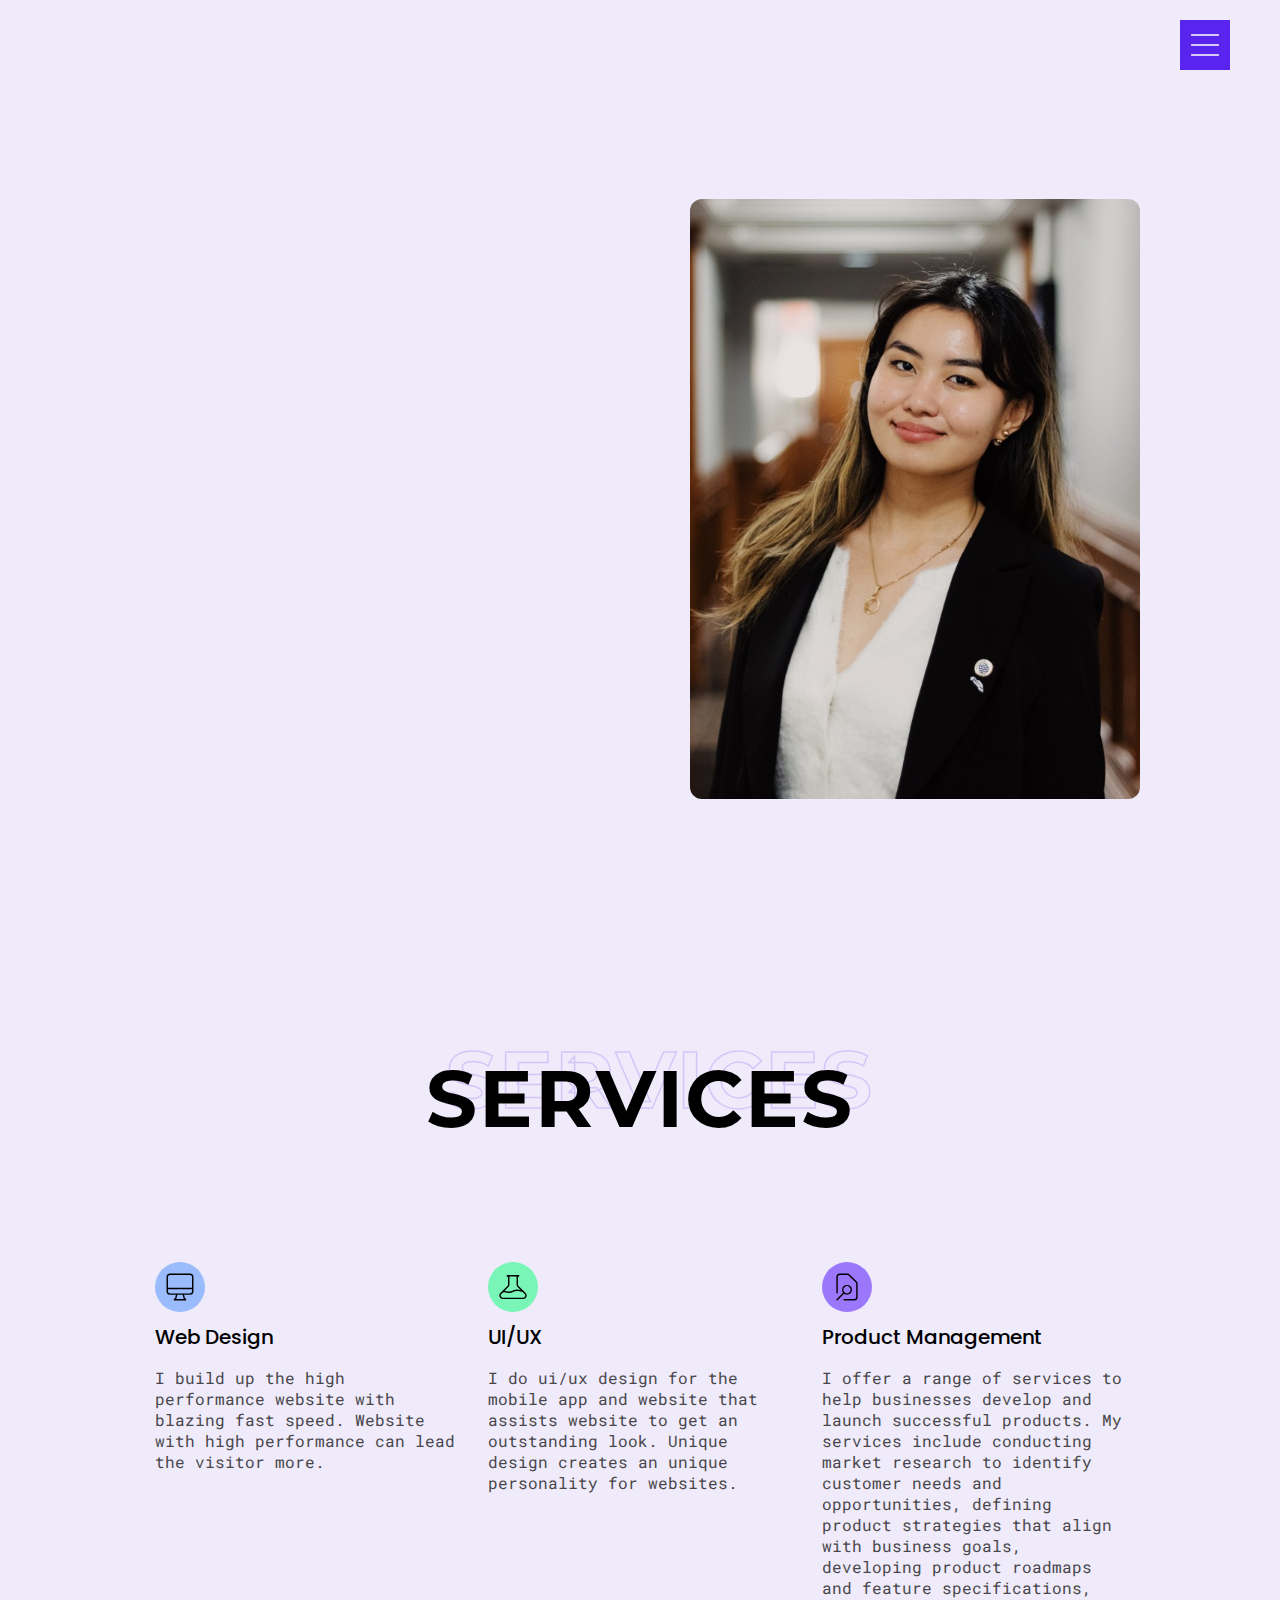
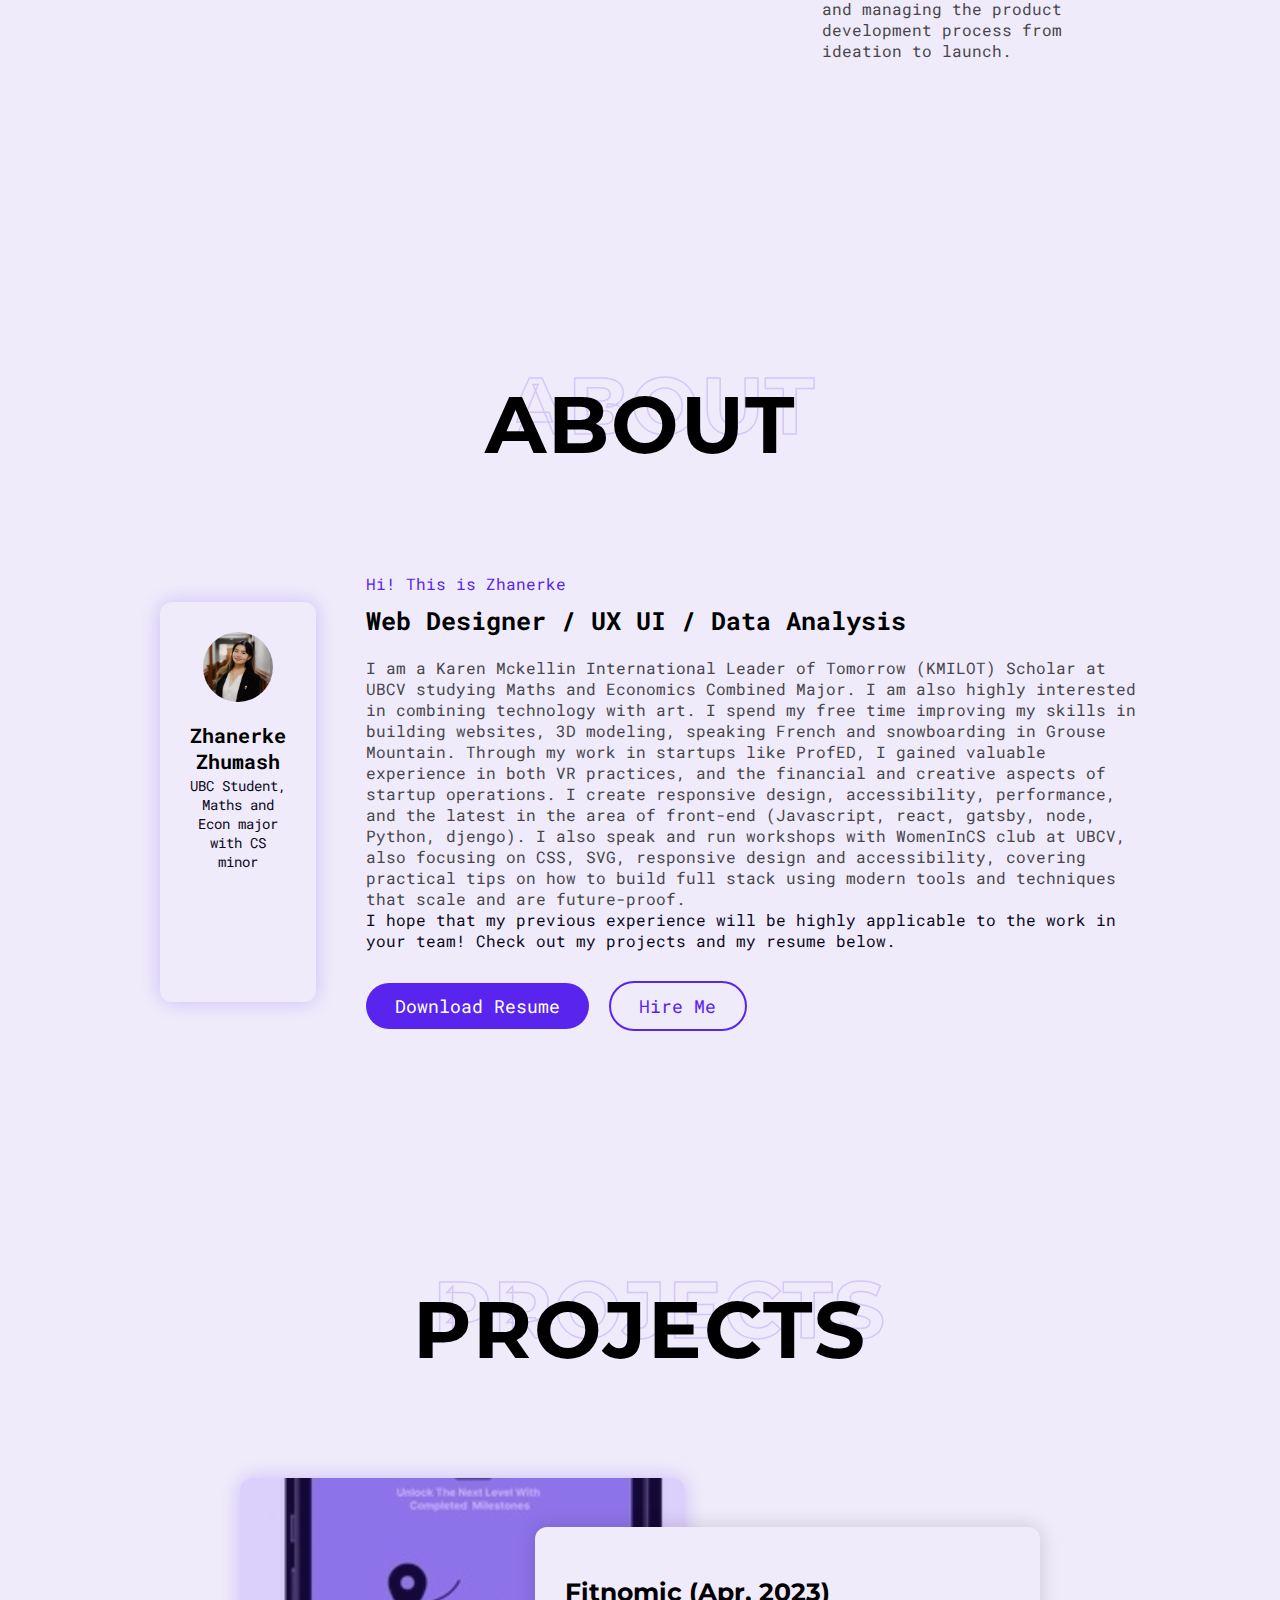
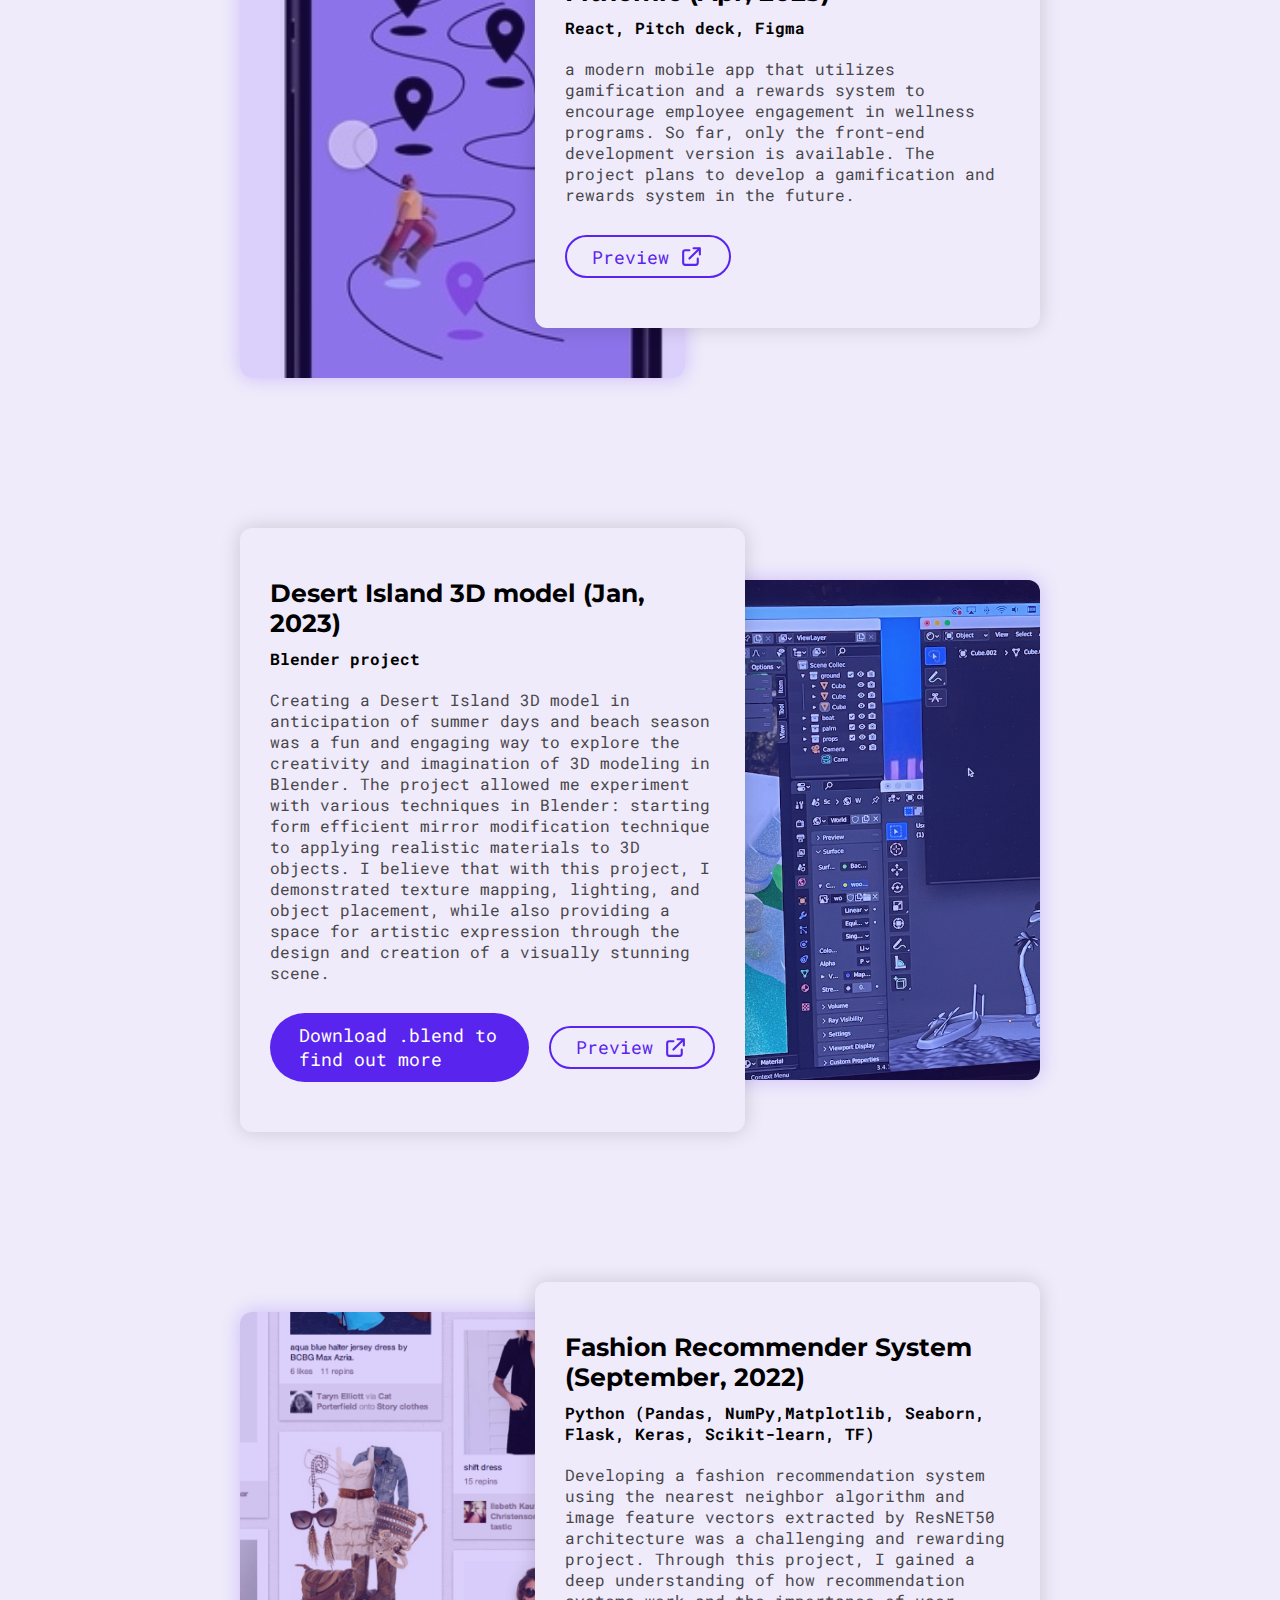
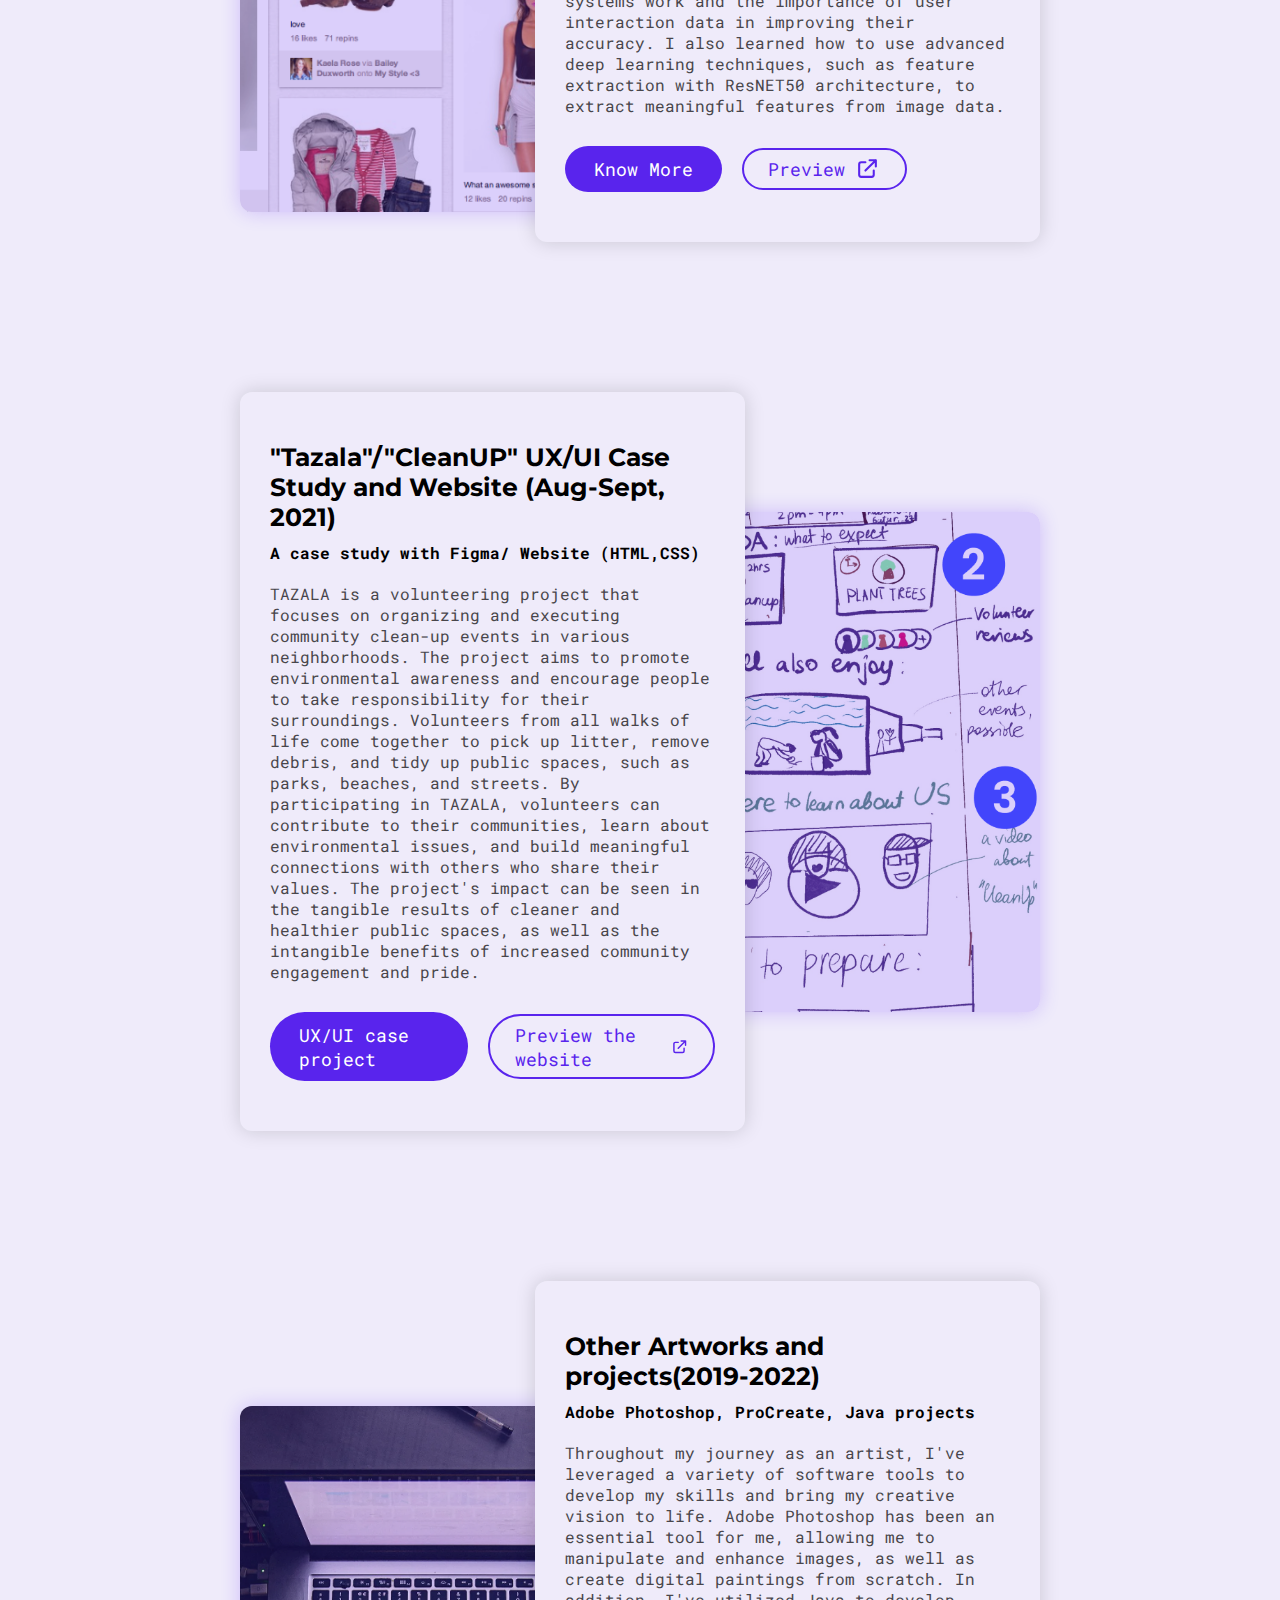
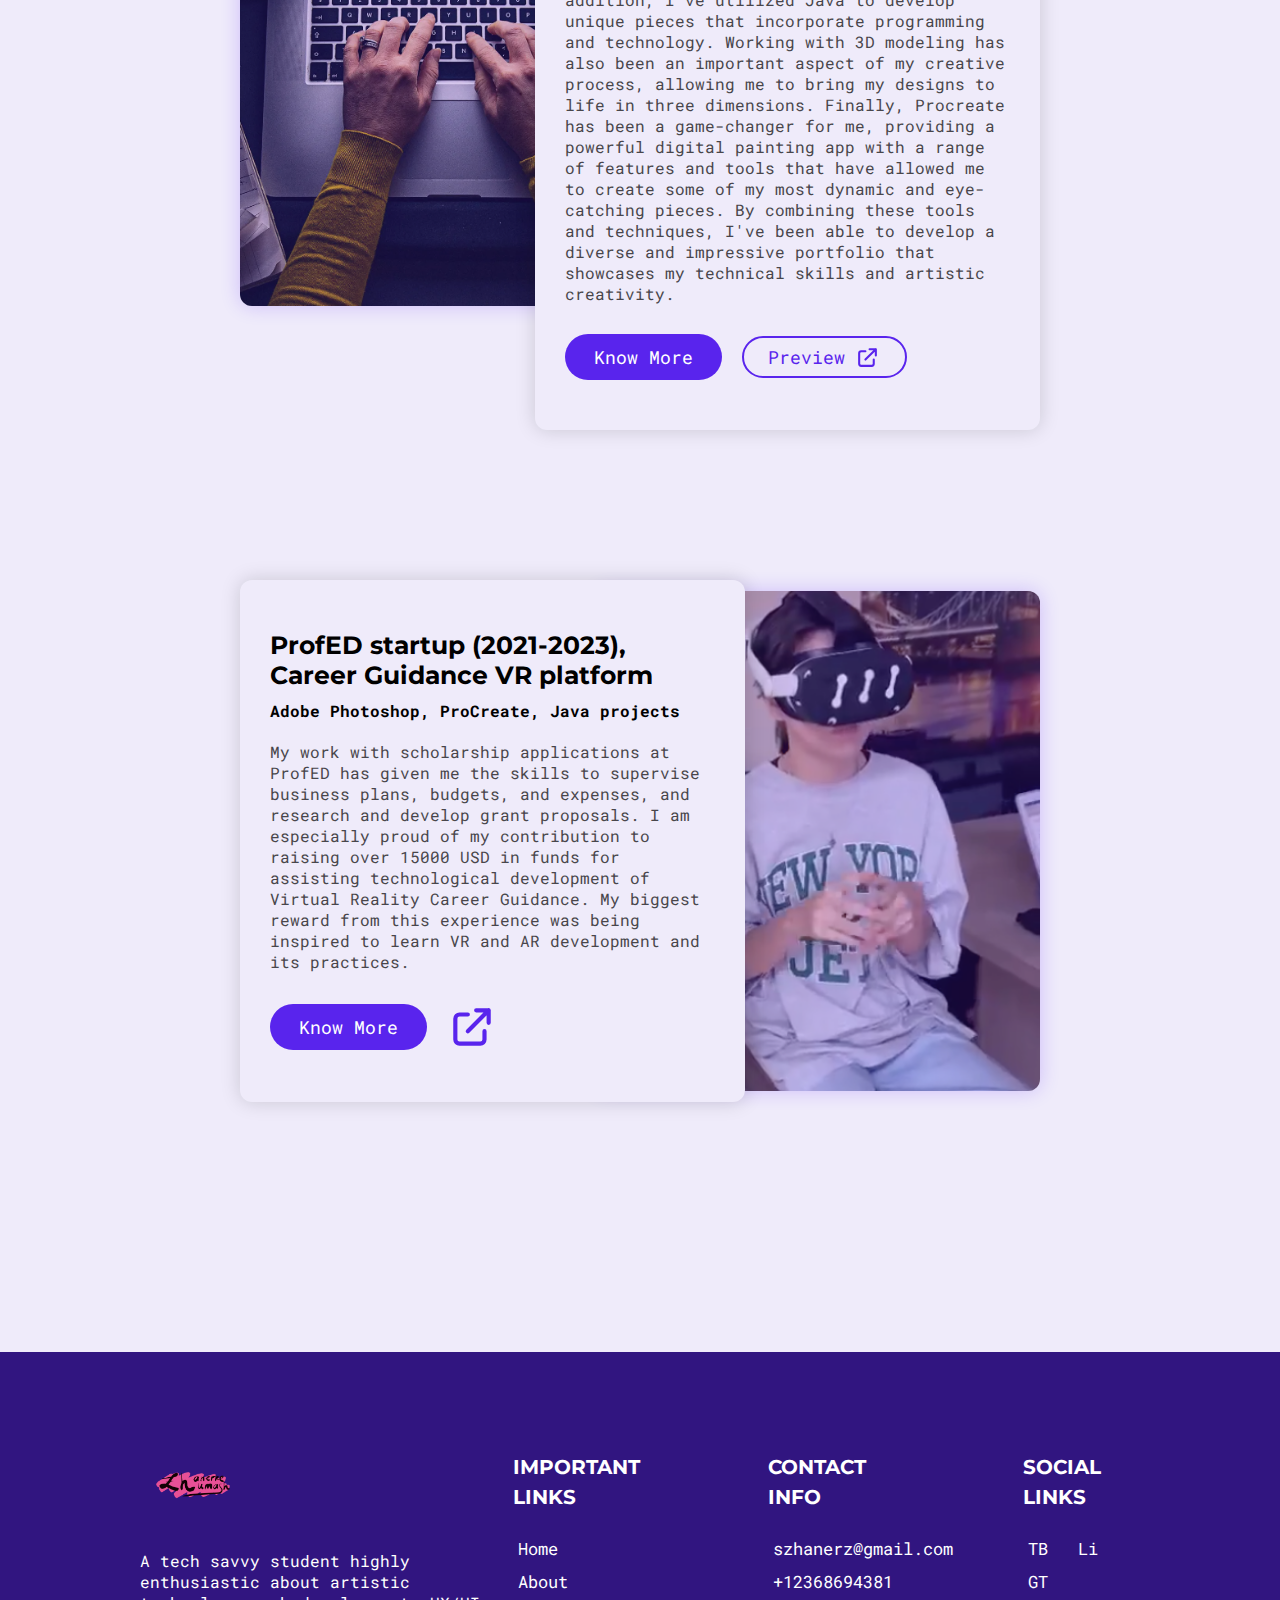
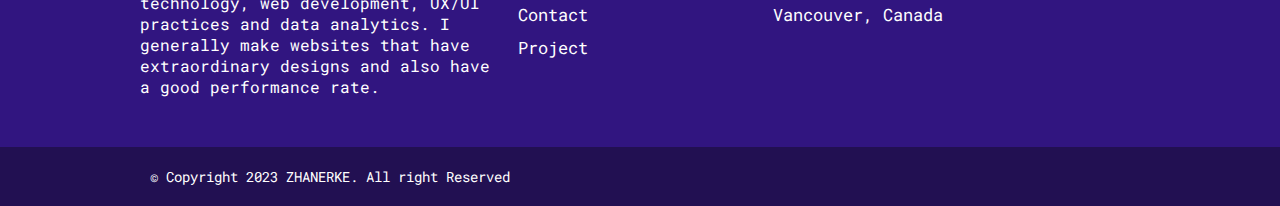
<file: index.html>
<!DOCTYPE html>
<html lang="en">

<head>
  <meta charset="UTF-8">
  <meta name="viewport" content="width=device-width, initial-scale=1.0">
  <title>ZZ - Portfolio</title>
  <link rel="shortcut icon" href="./image/favicon.ico">
  <link rel="stylesheet" href="style.css">
</head>

<body>
  <!-- Scroll Top Button -->
  <div class="scroll-top">
    <svg xmlns="http://www.w3.org/2000/svg" fill="none" viewBox="0 0 24 24" stroke="currentColor">
      <path stroke-linecap="round" stroke-linejoin="round" stroke-width="2" d="M8 7l4-4m0 0l4 4m-4-4v18" />
    </svg>
  </div>     
  <!-- Navigation -->
  <section id="navigation">
    <div class="nav-icon">
      <svg xmlns="http://www.w3.org/2000/svg" fill="none" viewBox="0 0 24 24" stroke="currentColor">
        <path stroke-linecap="round" stroke-linejoin="round" stroke-width="1" d="M4 6h16M4 12h16M4 18h16" />
      </svg>
    </div>
  </section>
  <div id="nav-content">
    <div class="close-btn">
      <svg xmlns="http://www.w3.org/2000/svg" fill="none" viewBox="0 0 24 24" stroke="currentColor">
        <path stroke-linecap="round" stroke-linejoin="round" stroke-width="2" d="M6 18L18 6M6 6l12 12" />
      </svg>
    </div>
    <div class="wrapper">
      <h2 class="section-heading">Menu</h2>
      <nav>
        <ul>
          <li><a data-text="Home" href="./index.html#hero">Home</a></li>
          <li><a data-text="About" href="./index.html#about">About</a></li>
          <li><a data-text="Projects" href="./index.html#projects">Projects</a></li>
          <li><a data-text="Contact" href="./contact.html">Contact</a></li>
        </ul>
      </nav>
    </div>
  </div>

  <!-- Hero section -->
  <section id="hero">
    <div class="container">
      <div class="left">
        <p class="subheading">I'm ZHANERKE</p>
        <h2 class="heading">
          <div class="wrapper"><span>Pixelated </span></div>
          <div class="wrapper"><span>Purpose: </span></div>
          <div class="wrapper"><span>Crafting</span></div>
          <div class="wrapper"><span>Art</span></div>
          <div class="wrapper"><span>and</span></div>
          <div class="wrapper"><span>Code</span></div>
          <div class="wrapper"><span>with</span></div>
          <div class="wrapper"><span>a </div>
          <div class="wrapper"><span>Mission </div>
        </h2>
        <p class="desc"> Enthusiastic tech-savvy. Amateur snowboarder. Lifelong learner. Data-driven Daily Routine. Vogue Paris Fashion Lover. Bright Clothes. Sharp Identity. </p>
        <div class="buttons">
          <a href="#projects" class="primary-btn">See My Works</a>
          <a href="#about">
            <svg xmlns="http://www.w3.org/2000/svg" fill="none" viewBox="0 0 24 24" stroke="currentColor">
              <path stroke-linecap="round" stroke-linejoin="round" stroke-width="1"
                d="M14.752 11.168l-3.197-2.132A1 1 0 0010 9.87v4.263a1 1 0 001.555.832l3.197-2.132a1 1 0 000-1.664z" />
              <path stroke-linecap="round" stroke-linejoin="round" stroke-width="1"
                d="M21 12a9 9 0 11-18 0 9 9 0 0118 0z" />
            </svg>
          </a>
        </div>
      </div>
      <div class="right">
        <img src="./image/zhaner_pic.jpeg">
      </div>
    </div>
  </section>

  <!-- services Section -->
  <section id="services">
    <div class="container">
      <h2 class="section-heading" data-outline="Services">Services</h2>
      <div class="all-items">
        <div class="item">
          <div class="icon">
            <svg xmlns="http://www.w3.org/2000/svg" fill="none" viewBox="0 0 24 24" stroke="currentColor">
              <path stroke-linecap="round" stroke-linejoin="round" stroke-width="1"
                d="M9.75 17L9 20l-1 1h8l-1-1-.75-3M3 13h18M5 17h14a2 2 0 002-2V5a2 2 0 00-2-2H5a2 2 0 00-2 2v10a2 2 0 002 2z" />
            </svg>
          </div>
          <h3 class="item-heading">Web Design</h3>
          <p class="item-desc">I build up the high performance website with blazing fast speed. Website with high
            performance can lead the visitor more. </p>
        </div>
        <div class="item">
          <div class="icon">
            <svg xmlns="http://www.w3.org/2000/svg" fill="none" viewBox="0 0 24 24" stroke="currentColor">
              <path stroke-linecap="round" stroke-linejoin="round" stroke-width="1"
                d="M19.428 15.428a2 2 0 00-1.022-.547l-2.387-.477a6 6 0 00-3.86.517l-.318.158a6 6 0 01-3.86.517L6.05 15.21a2 2 0 00-1.806.547M8 4h8l-1 1v5.172a2 2 0 00.586 1.414l5 5c1.26 1.26.367 3.414-1.415 3.414H4.828c-1.782 0-2.674-2.154-1.414-3.414l5-5A2 2 0 009 10.172V5L8 4z" />
            </svg>
          </div>
          <h3 class="item-heading">UI/UX</h3>
          <p class="item-desc">I do ui/ux design for the mobile app and website that assists website to get an outstanding look. Unique
            design creates an unique personality for websites.</p>
        </div>
        <div class="item">
          <div class="icon">
            <svg xmlns="http://www.w3.org/2000/svg" fill="none" viewBox="0 0 24 24" stroke="currentColor">
              <path stroke-linecap="round" stroke-linejoin="round" stroke-width="1"
                d="M10 21h7a2 2 0 002-2V9.414a1 1 0 00-.293-.707l-5.414-5.414A1 1 0 0012.586 3H7a2 2 0 00-2 2v11m0 5l4.879-4.879m0 0a3 3 0 104.243-4.242 3 3 0 00-4.243 4.242z" />
            </svg>
          </div>
          <h3 class="item-heading"> Product Management</h3>
          <p class="item-desc"> 
            I offer a range of services to help businesses develop and launch successful products. My services include conducting market research to identify customer needs and opportunities, defining product strategies that align with business goals, developing product roadmaps and feature specifications, and managing the product development process from ideation to launch.

          </p>
        </div>
      </div>
    </div>
  </section>

  <!-- About -->
  <section id="about">
    <div class="container">
      <h2 class="section-heading" data-outline="about">About</h2>
      <div class="wrapper">
        <div class="left">
          <div class="card">
            <div class="img">
              <img src="./image/zhaner_pic.jpeg" alt="">
            </div>
            <p class="card-desc"></p>
            <h3 class="card-name">Zhanerke Zhumash</h3>
            <p class="card-sub-title">UBC Student, Maths and Econ major with CS minor </p>
          </div>
        </div>
        <div class="right">
          <p class="subheading">Hi! This is Zhanerke</p>
          <h2 class="slogan"> Web Designer / UX UI / Data Analysis </h2>
          <p class="right-text">I am a Karen Mckellin International Leader of Tomorrow (KMILOT) Scholar at UBCV studying Maths and Economics Combined Major.
            I am also highly interested in combining technology with art. I spend my free time improving my skills in building websites, 3D modeling, speaking French and 
            snowboarding in Grouse Mountain. Through my work in startups like ProfED, I gained valuable experience in both VR practices, and the financial and creative aspects of startup operations.
            I create responsive design, accessibility, performance, and the latest in the area of front-end (Javascript, react,
            gatsby, node, Python, djengo). I also speak and run workshops with WomenInCS club at UBCV, also focusing on CSS, SVG, responsive design and
            accessibility, covering practical tips on how to build full stack using modern tools and techniques that scale and are
            future-proof. 
          </p> 
          <p> I hope that my previous experience will be highly applicable to the work in your team! 
            Check out my projects and my resume below.</p>
          <div class="buttons">
            <a href="image/CV_Zhanerke_2023_upd (26).pdf" class="primary-btn" download="">Download Resume</a>
            <a href="./contact.html" class="primary-btn outline">Hire Me</a>
          </div>
        </div>
      </div>
    </div>
  </section>

  <!-- projects -->
  <section id="projects">
    <div class="container">
      <h2 class="section-heading" data-outline="Projects">Projects</h2>
      <div class="all-items">

        <div class="item">
          <div class="left">
            <div class="img">
              <img src="./image/gallery.jpg" alt="">
            </div>
          </div>
          <div class="right">
            <h2 class="project-title">Fitnomic (Apr, 2023)</h2>
            <h3 class="project-sub-title">React, Pitch deck, Figma</h3>
            <p class="project-desc">a modern mobile app that utilizes
              gamification and a rewards system to encourage employee engagement in wellness programs. So far,
              only the front-end development version is available. The project plans to develop a gamification and
              rewards system in the future.
              
            </p>
            <div class="buttons">
              <a href="https://devpost.com/software/fitnomic" class="primary-btn outline external-link"> <span>Preview</span>
                <svg xmlns="http://www.w3.org/2000/svg" fill="none" viewBox="0 0 24 24" stroke="currentColor">
                  <path stroke-linecap="round" stroke-linejoin="round" stroke-width="2"
                    d="M10 6H6a2 2 0 00-2 2v10a2 2 0 002 2h10a2 2 0 002-2v-4M14 4h6m0 0v6m0-6L10 14" />
                </svg>
              </a>
            </div>

          </div>
        </div>
        <div class="item">
          <div class="left">
            <div class="img">
              <img src="./image/project-1.png" alt="">
            </div>
          </div>
          <div class="right">
            <h2 class="project-title">Desert Island 3D model (Jan, 2023)</h2>
            <h3 class="project-sub-title">Blender project</h3>
            <p class="project-desc">Creating a Desert Island 3D model in anticipation of summer days and beach season was a fun and engaging way 
              to explore the creativity and imagination of 3D modeling in Blender. The project allowed me experiment with various techniques in Blender: starting form
              efficient mirror modification technique to applying realistic materials to 3D objects. I believe that with this project, I 
              demonstrated texture mapping, lighting, and object placement, while also providing a space for artistic expression through the design and creation of a visually stunning scene. 
            </p>
            <div class="buttons">
              <a href="./image/desert-island.blend" class="primary-btn">Download .blend to find out more</a>
              <a href="./image/project-1.png" class="primary-btn outline external-link"> <span>Preview</span>
                <svg xmlns="http://www.w3.org/2000/svg" fill="none" viewBox="0 0 24 24" stroke="currentColor">
                  <path stroke-linecap="round" stroke-linejoin="round" stroke-width="2"
                    d="M10 6H6a2 2 0 00-2 2v10a2 2 0 002 2h10a2 2 0 002-2v-4M14 4h6m0 0v6m0-6L10 14" />
                </svg>
              </a>
            </div>

          </div>
        </div>

        <div class="item">
          <div class="left">
            <div class="img">
              <img src="./image/project-2.png" alt="">
            </div>
          </div>
          <div class="right">
            <h2 class="project-title">Fashion Recommender System (September, 2022)
            </h2>
            <h3 class="project-sub-title">Python (Pandas, NumPy,Matplotlib, Seaborn, Flask, Keras, Scikit-learn, TF)
            </h3>
            <p class="project-desc">
              Developing a fashion recommendation system using the nearest neighbor algorithm and image feature vectors extracted by ResNET50 architecture was a challenging and rewarding project.
              Through this project, I gained a deep understanding of how recommendation systems work and the importance of user interaction data in improving their accuracy. 
              I also learned how to use advanced deep learning techniques, such as feature extraction with ResNET50 architecture, to extract meaningful features from image data. 
            <div class="buttons">
              <a href="https://github.com/zhvner/OutfitRecommenderSystem/blob/master/READ.md" class="primary-btn">Know More</a>
              <a href="https://github.com/zhvner/OutfitRecommenderSystem" class="primary-btn outline external-link"> <span>Preview</span>
                <svg xmlns="http://www.w3.org/2000/svg" fill="none" viewBox="0 0 24 24" stroke="currentColor">
                  <path stroke-linecap="round" stroke-linejoin="round" stroke-width="2"
                    d="M10 6H6a2 2 0 00-2 2v10a2 2 0 002 2h10a2 2 0 002-2v-4M14 4h6m0 0v6m0-6L10 14" />
                </svg>
              </a>
            </div>
          </div>
        </div>

        <div class="item">
          <div class="left">
            <div class="img">
              <img src="./image/project-3.png" alt="">
            </div>
          </div>
          <div class="right">
            <h2 class="project-title">"Tazala"/"CleanUP" UX/UI Case Study and Website (Aug-Sept, 2021)</h2>
            <h3 class="project-sub-title">A case study with Figma/ Website (HTML,CSS)</h3>
            <p class="project-desc"> TAZALA is a volunteering project that focuses on organizing and executing community clean-up events in various neighborhoods. The project aims to promote environmental awareness and encourage people to take responsibility for their surroundings. Volunteers from all walks of life come together to pick up litter, remove debris, and tidy up public spaces, such as parks, beaches, and streets. By participating in TAZALA, volunteers can contribute to their communities, learn about environmental issues, and build meaningful connections with others who share their values. The project's impact can be seen in the tangible results of cleaner and healthier public spaces, as well as the intangible benefits of increased community engagement and pride.</p>
            <div class="buttons">
              <a href="https://www.figma.com/proto/JNK3ezhfZkOGzCxWDrQUYW/BitesizeUX%3A-Complete-a-Beginner-UX-Project-in-30-Minutes-(Community)?node-id=2-253&scaling=min-zoom&page-id=0%3A1&starting-point-node-id=2%3A4" class="primary-btn">UX/UI case project</a>
              <a href="https://zhvner.github.io/nature-website/" class="primary-btn outline external-link"> <span>Preview the website</span>
                <svg xmlns="http://www.w3.org/2000/svg" fill="none" viewBox="0 0 24 24" stroke="currentColor">
                  <path stroke-linecap="round" stroke-linejoin="round" stroke-width="2"
                    d="M10 6H6a2 2 0 00-2 2v10a2 2 0 002 2h10a2 2 0 002-2v-4M14 4h6m0 0v6m0-6L10 14" />
                </svg>
              </a>
            </div>
          </div>
        </div>

        <div class="item">
          <div class="left">
            <div class="img">
              <img src="./image/project-4.png" alt="">
            </div>
          </div>
          <div class="right">
            <h2 class="project-title">Other Artworks and projects(2019-2022)
            </h2>
            <h3 class="project-sub-title"> Adobe Photoshop, ProCreate, Java projects 
            </h3>
            <p class="project-desc">
              Throughout my journey as an artist, I've leveraged a variety of software tools to develop my skills and bring my creative vision to life. Adobe Photoshop has been an essential tool for me, allowing me to manipulate and enhance images, as well as create digital paintings from scratch. In addition, I've utilized Java to develop unique pieces that incorporate programming and technology. Working with 3D modeling has also been an important aspect of my creative process, allowing me to bring my designs to life in three dimensions. Finally, Procreate has been a game-changer for me, providing a powerful digital painting app with a range of features and tools that have allowed me to create some of my most dynamic and eye-catching pieces. By combining these tools and techniques, I've been able to develop a diverse and impressive portfolio that showcases my technical skills and artistic creativity.
            <div class="buttons">
              <a href="https://docs.google.com/presentation/d/11gGkrPQc5XZHGnzsg-aChcgccHjOJhjIXlZhgU03rp4/edit?usp=sharing" class="primary-btn">Know More</a>
              <a href="https://docs.google.com/presentation/d/11gGkrPQc5XZHGnzsg-aChcgccHjOJhjIXlZhgU03rp4/edit?usp=sharing" class="primary-btn outline external-link"> <span>Preview</span>
                <svg xmlns="http://www.w3.org/2000/svg" fill="none" viewBox="0 0 24 24" stroke="currentColor">
                  <path stroke-linecap="round" stroke-linejoin="round" stroke-width="2"
                    d="M10 6H6a2 2 0 00-2 2v10a2 2 0 002 2h10a2 2 0 002-2v-4M14 4h6m0 0v6m0-6L10 14" />
                </svg>
              </a>
            </div>
          </div>
        </div>

        <div class="item">
          <div class="left">
            <div class="img">
              <img src="./image/project-5.png" alt="">
            </div>
          </div>
          <div class="right">
            <h2 class="project-title"> ProfED startup (2021-2023), Career Guidance VR platform
            </h2>
            <h3 class="project-sub-title"> Adobe Photoshop, ProCreate, Java projects 
            </h3>
            <p class="project-desc">
              My work with scholarship applications at ProfED has given me the skills to supervise business plans, budgets, and expenses, and research and develop grant proposals. I am especially proud of my contribution to raising over 15000 USD in funds for assisting technological development of Virtual Reality Career Guidance.
              My biggest reward from this experience was being inspired to learn VR and AR development and its practices.
            <div class="buttons">
              <a href="https://www.linkedin.com/feed/update/urn:li:activity:6978498427420581888" class="primary-btn">Know More</a>
              
                <svg xmlns="http://www.w3.org/2000/svg" fill="none" viewBox="0 0 24 24" stroke="currentColor">
                  <path stroke-linecap="round" stroke-linejoin="round" stroke-width="2"
                    d="M10 6H6a2 2 0 00-2 2v10a2 2 0 002 2h10a2 2 0 002-2v-4M14 4h6m0 0v6m0-6L10 14" />
                </svg>
              </a>
            </div>
          </div>
        </div>

      </div>
    </div>
  </section>

  <!-- Footer Section -->
  <section id="footer">
    <div class="container">
      <footer>
        <div class="col-1">
          <div class="logo"><a href="#">
              <img src="./image/logo_website.png" alt="" >
            </a></div>
          <p>A tech savvy student highly enthusiastic about artistic technology, web development, UX/UI practices and data analytics.
             I generally make websites that have extraordinary designs and also have a good performance rate. </p>
        </div>
        <div class="col-2">
          <h2 class="column-heading">Important<br>Links</h2>
          <ul>
            <li><a href="./index.html#home">Home</a></li>
            <li><a href="./index.html#about">About</a></li>
            <li><a href="./contact.html">Contact</a></li>
            <li><a href="./index.html#Project">Project</a></li>
          </ul>
        </div>
        <div class="col-3">
          <h2 class="column-heading">Contact<br>Info</h2>
          <ul>
            <li><a href="#">szhanerz@gmail.com</a></li>
            <li><a href="#">+12368694381</a></li>
            <li><a href="#">Vancouver, Canada</a></li>
          </ul>
        </div>
        <div class="col-4">
          <h2 class="column-heading">Social<br>Links</h2>
          <ul>
            <li><a href= "https://public.tableau.com/app/profile/zhanerke.zhumash"> TB</a></li>
            <li><a href="https://www.linkedin.com/in/zhanerke-zhumash1/">Li</a></li>
            <li><a href="https://github.com/zhvner">GT</a></li>
          </ul>
        </div>
      </footer>
    </div>
  </section>
  <section id="copyright">
    <div class="container">
      <p> &copy; Copyright 2023 ZHANERKE. All right Reserved</p>
    </div>
  </section>

  <script src="./app.js"></script>
</body>

</html>
</file>
<file: style.css>
@import url('https://fonts.googleapis.com/css2?family=Montserrat:wght@700;900&family=Roboto+Mono:wght@300;500&family=Poppins:wght@600&display=swap');

/* variables */
:root {
	--primary-color: #5924ed;
	--secondary-black: #0d081a;
	--secondary-gray: #48464b;
	--body-bg: #efebfa;
}

/* global styles */
* {
	padding: 0;
	margin: 0;
	box-sizing: border-box;
}
html {
	font-family: 'Roboto Mono';
	font-size: 10px;
	scroll-behavior: smooth;
}
body {
	background-color: var(--body-bg);
}
img {
	width: 100%;
	height: 100%;
}
a {
	color: black;
	text-decoration: none;
}

section {
	display: flex;
	align-items: center;
	justify-content: center;
}
.container {
	width: 90%;
	margin: 0 auto;
	max-width: 1000px;
}
p {
	font-size: 1.6rem;
	color: var(--secondary-black);
}
.section-heading {
	font-size: clamp(2rem, 10vw, 8rem);
	text-transform: uppercase;
	font-family: 'Montserrat';
	letter-spacing: 0.2rem;
	text-align: center;
	position: relative;
	margin-bottom: 10rem;
}
.section-heading::before {
	content: attr(data-outline);
	position: absolute;
	left: 2%;
	top: -20%;
	width: 100%;

	text-align: center;
	text-transform: uppercase;
	font-family: 'Montserrat';
	letter-spacing: 0.2rem;

	color: transparent;
	/* -webkit-text-stroke: 1.5px rgba(0, 0, 0, 0.103); */
	-webkit-text-stroke: 1.5px #5a24ed2f;
	z-index: -1;
}
.buttons {
	margin-top: 3rem;
	display: flex;
	align-items: center;
	justify-content: flex-start;
	gap: 2rem;
}
.primary-btn {
	display: inline-block;
	background-color: var(--primary-color);
	color: white;
	font-size: 1.8rem;
	padding: 0.6em 1.6em;
	border-radius: 50px;
}
.buttons .primary-btn.outline {
	background-color: transparent;
	border: 2px solid var(--primary-color);
	color: var(--primary-color);
}
.buttons svg {
	width: 50px;
	color: var(--primary-color);
}

/* scroll Top/Up Button */
.scroll-top {
	z-index: 100;
	height: 60px;
	width: 60px;
	background-color: white;
	position: fixed;
	bottom: 10px;
	right: 10px;
	cursor: pointer;
	border-radius: 6px;
	box-shadow: 0px 0px 20px rgba(71, 40, 182, 0.226);
	/* hover effect default */
	transform: scale(0.9);
	transition: 0.3s ease-in-out transform;
	/* for centering the icon */
	/* display: flex; */
	display: none;
	align-items: center;
	justify-content: center;
}
.scroll-top svg {
	width: 50%;
	color: black;
	pointer-events: none;
}

.scroll-top:hover {
	transform: scale(1);
}

/* Navigation Section */
#navigation {
	position: fixed;
	right: 50px;
	height: auto;
	top: 20px;
	z-index: 100;
}
#navigation .nav-icon {
	width: 50px;
	height: 50px;
	margin: 0 auto;
	margin-right: 0;
	cursor: pointer;
	background-color: var(--primary-color);
	display: flex;
	align-items: center;
	justify-content: center;
}
#navigation .nav-icon svg {
	width: 80%;
	color: white;
}
#nav-content {
	position: fixed;
	right: 0;
	width: 80%;
	max-width: 800px;
	height: 100%;
	z-index: 100;
	background-color: var(--secondary-black);
	color: white;
	display: flex;
	align-items: center;
	justify-content: center;
	overflow: hidden;
	transform: translateX(100%);
	transition: 0.3s ease transform;
}
#nav-content.show {
	transform: translateX(0);
	box-shadow: -6px 0px 29px 7px #000000a3;
}
#nav-content .section-heading {
	text-align: left;
}
#nav-content .section-heading::before {
	content: 'Menu';
	text-align: left;
	-webkit-text-stroke: 1.5px #afadad25;
}
#nav-content .wrapper {
	width: 70%;
	position: relative;
}
#nav-content ul {
	list-style: none;
	text-align: left;
}
#nav-content ul li {
	margin-bottom: 2rem;
}
#nav-content ul li a {
	display: inline-block;
	width: 100%;
	color: white;
	font-size: 5rem;
	font-family: 'Montserrat';
	/* position: relative; */
}
#nav-content ul li a::after {
	content: attr(data-text);
	pointer-events: none;
	position: absolute;
	right: -150px;
	bottom: 30%;
	width: 100%;
	color: transparent;
	-webkit-text-stroke: 1.5px #afadad25;
	opacity: 0;
	transition: 0.3s ease;
	transition-property: opacity, transform;
	z-index: -1;
	text-align: center;
	transform: rotate(90deg) scale(3);
}
#nav-content ul li a:hover::after {
	opacity: 1;
	transform: scale(3) translateY(10px) rotate(90deg);
}
#nav-content .close-btn {
	position: absolute;
	left: 10px;
	top: 10px;
	color: white;
	width: 40px;
	height: 40px;
	background-color: var(--primary-color);
	display: flex;
	align-items: center;
	justify-content: center;
	border-radius: 50%;
	cursor: pointer;
	transition: 0.3s ease background-color;
}
#nav-content .close-btn:hover {
	background-color: crimson;
}
#nav-content .close-btn svg {
	width: 80%;
}
@media only screen and (max-width: 768px) {
	#navigation {
		right: 10px;
		top: 10px;
	}
	#nav-content nav ul li a::after {
		display: none;
	}
	#nav-content .section-heading {
		text-align: right;
		margin-bottom: 5rem;
	}
	#nav-content .section-heading::before {
		text-align: right;
	}
	#nav-content nav ul {
		text-align: right;
	}
	#nav-content nav ul li a {
		font-size: 2.5rem;
	}
	#nav-content .wrapper {
		width: 90%;
	}
}

/* Hero section Styles */
#hero {
	height: 100vh;
	width: 100%;
	padding-top: 10rem;
}
#hero .container {
	display: flex;
	align-items: center;
	justify-content: center;
}
#hero .container .left {
	flex: 6;
	/* padding-right: 3rem; */
}
#hero .container .right {
	flex: 8;
}

#hero .left .subheading {
	font-size: 1.8rem;
	font-weight: 500;
	text-transform: uppercase;
	color: var(--primary-color);
	animation: fade 0.3s ease-in forwards;
	animation-delay: 1.1s;
	opacity: 0;
}
#hero .left .heading {
	font-size: 6rem;
	font-family: 'Montserrat';
	font-weight: 900;
	/* max-width: 400px; */
	overflow: hidden;
}
#hero .left .heading .wrapper {
	/* position: relative; */
	display: inline-block;
	overflow: hidden;
	/* border: 1px solid red; */
}
#hero .left .heading .wrapper span {
	position: relative;
	bottom: -70px;
	animation: reveal 1s ease-in-out forwards;
}
@keyframes reveal {
	0% {
		bottom: -70px;
	}
	100% {
		bottom: 0px;
	}
}
@keyframes fade {
	0% {
		opacity: 0;
	}
	100% {
		opacity: 1;
	}
}
#hero .left .desc {
	margin-top: 2.5rem;
	max-width: 400px;
	animation: fade 0.3s ease-in forwards;
	animation-delay: 1.1s;
	opacity: 0;
}
#hero .left .buttons {
	animation: fade 0.3s ease-in forwards;
	animation-delay: 1.1s;
	opacity: 0;
}

#hero .right {
	text-align: right;
}
#hero .right img {
	width: 100%;
	max-width: 450px;
	height: 600px;
	object-fit: cover;
	object-position: 50% 30%;
	border-radius: 12px;
}

@media only screen and (max-width: 768px) {
	html {
		font-size: 9px;
	}
	#hero .container {
		flex-direction: column-reverse;
	}
	#hero .container .right {
		text-align: center;
		flex: 1;
		margin-bottom: 2rem;
	}
	#hero .container .left {
		text-align: center;
		padding-right: 0;
		flex: 1;
		height: fit-content;
	}
	#hero .left .buttons {
		justify-content: center;
	}
	#hero .left .heading {
		font-size: 4rem;
		margin: 0 auto;
	}
	#hero .container .left .desc {
		margin: 0 auto;
		margin-top: 2rem;
	}
	#hero .right img {
		width: 100%;
		height: 400px;
	}
}
@media only screen and (max-width: 950px) {
	#hero .container .right {
		flex: 6;
	}
}

/* Services Section */
#services {
	padding: 15rem 0;
}

#services .all-items {
	display: flex;
	align-items: flex-start;
	justify-content: center;
}
#services .item {
	padding: 1.5rem;
	transition: 0.3s ease-in-out background-color;
	border-radius: 12px;
	flex: 1;
}
#services .item:nth-child(1):hover {
	background-color: rgb(8 69 241 / 35%);
}
#services .item:nth-child(2):hover {
	background-color: rgba(0, 255, 115, 0.151);
}
#services .item:nth-child(3):hover {
	background-color: #cbbef093;
}
#services .item .icon {
	width: 50px;
	height: 50px;
	padding: 0.8rem;
	background-color: rgba(255, 0, 0, 0.24);
	border-radius: 50%;
	margin-bottom: 1rem;
}
#services .item-heading {
	font-weight: 500;
	font-size: 2rem;
	/* text-transform: uppercase; */
	margin-bottom: 1.5rem;
	font-family: 'Poppins';
}
#services .item-desc {
	color: var(--secondary-gray);
}
#services .item:nth-child(1) .icon {
	background-color: rgb(7 106 255 / 37%);
}
#services .item:nth-child(2) .icon {
	background-color: rgba(0, 255, 115, 0.493);
}
#services .item:nth-child(3) .icon {
	background-color: #4705fc80;
}
@media only screen and (max-width: 768px) {
	#services .all-items {
		flex-direction: column;
		text-align: center;
	}
	#services .item .icon {
		margin: 0 auto;
		margin-bottom: 1rem;
	}
	#services .item {
		margin: 2rem 0;
	}
	#services .item:nth-child(1) {
		background-color: rgb(8 69 241 / 35%);
	}
	#services .item:nth-child(2) {
		background-color: rgba(0, 255, 115, 0.151);
	}
	#services .item:nth-child(3) {
		background-color: #cbbef093;
	}
}

/* testimonial section */
#testimonial {
	padding: 15rem 0;
	overflow-x: hidden;
}
#testimonial .all-items {
	display: flex;
	align-items: center;
	justify-content: center;
	gap: 3rem;
}
#testimonial .item {
	text-align: center;
	position: relative;
	padding: 20px;
}
#testimonial .item:nth-of-type(1),
#testimonial .item:nth-of-type(3) {
	flex: 3;
	transform: scale(0.8);
}
#testimonial .item:nth-of-type(2) {
	flex: 4;
}

#testimonial .item::after {
	content: '';
	position: absolute;
	height: 120%;
	width: 100%;
	/* border: 1px solid var(--primary-color); */
	left: 0;
	top: 45px;
	z-index: -1;

	/* border-radius: 20px 50px 100px 50px; */
	box-shadow: 0px 0px 20px 0px #4705fc1f;
}
#testimonial .item:nth-of-type(2)::after {
	transform: skew(350deg, 354deg);
	border-radius: 26px 67px 35px 67px;
	height: 100%;
}
#testimonial .item:nth-of-type(1)::after,
#testimonial .item:nth-of-type(3)::after {
	transform: skew(2deg, 9deg);
	height: 95%;
	border-radius: 52px 30px 59px 60px;
}

#testimonial .img {
	width: 80px;
	height: 80px;
	border-radius: 50%;
	overflow: hidden;
	margin: 0 auto;
	margin-bottom: 2rem;
}
#testimonial .img img {
	object-fit: cover;
}
#testimonial .testimonial-heading {
	font-size: 2.4rem;
	text-transform: uppercase;
	font-family: 'Montserrat';
	margin-bottom: 0.5rem;
}
#testimonial .testimonial-sub-heading {
	font-size: 1.6rem;
	margin-bottom: 1rem;
	color: var(--secondary-gray);
}
#testimonial .icon {
	max-width: 25px;
	margin: 1.5rem auto;
	opacity: 0.5;
	color: var(--primary-color);
}
#testimonial .testimonial-desc {
	color: var(--secondary-gray);
}
@media only screen and (max-width: 950px) {
	#testimonial .all-items {
		flex-direction: column;
		max-width: 400px;
		margin: 0rem auto;
		gap: 50px;
	}
}

/* Stats Section Style*/
#stats {
	padding: 20rem 0 10rem 0;
}

#stats .all-items {
	display: flex;
	align-items: stretch;
	justify-content: center;
}
#stats .all-items .item {
	padding: 2rem;
}
#stats .number {
	font-family: 'Poppins';
	font-size: 8rem;
}
#stats .stats-sub-heading {
	font-size: 2rem;
	margin-bottom: 2rem;
}

#stats .all-items .item:nth-child(1) {
	background-color: rgba(255, 238, 0, 0.322);
}
#stats .all-items .item:nth-child(2) {
	background-color: rgba(0, 255, 115, 0.329);
}
#stats .all-items .item:nth-child(3) {
	background-color: #4705fc50;
}
@media only screen and (max-width: 768px) {
	#stats .all-items {
		flex-direction: column;
	}
}

/* About section  */
#about {
	padding: 15rem 0;
}
#about .wrapper {
	display: flex;
	align-items: center;
	justify-content: center;
	gap: 30px;
}
#about .left {
	padding: 2rem;
	text-align: center;
}
#about .left .card {
	box-shadow: 0px 0px 20px #4705fc33;
	padding: 3rem;
	border-radius: 12px;
	min-height: 400px;
}
#about .left .card .img {
	width: 70px;
	height: 70px;
	margin: 0 auto;
	border-radius: 50%;
	overflow: hidden;
	margin-bottom: 2rem;
}
#about .left .card .img img {
	object-fit: cover;
}
#about .left .card .card-desc {
	color: var(--secondary-gray);
	margin-bottom: 2rem;
}
#about .left .card .card-name {
	font-size: 2rem;
	margin-bottom: 0.2rem;
}
#about .left .card .card-sub-title {
	font-size: 1.4rem;
}
#about .subheading {
	color: var(--primary-color);
	margin-bottom: 1rem;
}
#about .right .slogan {
	font-size: 2.5rem;
	margin-bottom: 2rem;
}
#about .right .right-text {
	color: var(--secondary-gray);
}
@media only screen and (max-width: 768px) {
	#about .wrapper {
		flex-direction: column-reverse;
		text-align: center;
	}
	#about .right .buttons {
		flex-direction: column;
	}
	#about .right .buttons a {
		width: 100%;
		text-align: center;
	}
}

/* Projects Section */
#projects {
	padding: 10rem 0;
}
#projects .item {
	display: flex;
	align-items: center;
	justify-content: center;
	max-width: 800px;
	margin: 0 auto;
	margin-bottom: 15rem;
	/* gap: 2rem; */
}
#projects .item:nth-of-type(even) {
	flex-direction: row-reverse;
}
#projects .item .left {
	flex: 1;
}
#projects .item .right {
	margin-left: -150px;
	flex: 1;
	background-color: var(--body-bg);
	padding: 5rem 3rem;
	border-radius: 12px;
	box-shadow: 0px 0px 20px #00000028;
	z-index: 2;
}
#projects .item:nth-of-type(even) .right {
	margin-left: 0;
}
#projects .item:nth-of-type(even) .left {
	margin-left: -150px;
}
#projects .item .left .img {
	height: 500px;
	overflow: hidden;
	border-radius: 12px;
	overflow: hidden;
	box-shadow: 0px 0px 20px #4705fc33;
	position: relative;
}
#projects .item .left .img::after {
	content: '';
	position: absolute;
	left: 0;
	top: 0;
	height: 100%;
	width: 100%;
	background-color: #5a24ed38;
}
#projects .item .left .img img {
	object-fit: cover;
	transition: 0.3s ease transform;
}
#projects .item:hover .left .img img {
	transform: scale(1.1);
	z-index: 1;
}
#projects .item .right .project-title {
	font-size: 2.5rem;
	font-family: 'Montserrat';
	margin-bottom: 1rem;
}
#projects .item .right .project-sub-title {
	font-size: 1.6rem;
	margin-bottom: 2rem;
}
#projects .item .right .project-desc {
	color: var(--secondary-gray);
	margin-bottom: 3rem;
}
#projects .item .right .external-link {
	display: flex;
	align-items: center;
	justify-content: center;
	gap: 1rem;
	padding: calc(0.6em - 4px) calc(1.6em - 4px);
}
#projects .item .right .external-link svg {
	width: 25px;
}

@media only screen and (max-width: 768px) {
	#projects .item {
		flex-direction: column;
	}
	#projects .item .left {
		width: 100%;
	}
	#projects .item .right {
		margin-left: 0;
		width: 90%;
		margin-top: -150px;
	}
	#projects .item:nth-of-type(even) {
		flex-direction: column;
	}
	#projects .item:nth-of-type(even) .left {
		margin-left: 0;
	}
}
@media only screen and (max-width: 450px) {
	#projects .item .right .buttons {
		flex-direction: column;
	}
	#projects .item .right .buttons a {
		width: 100%;
		text-align: center;
	}
}

/* Contact Section */
#contact {
	padding: 10rem 0;
}
#contact .wrapper {
	display: flex;
	align-items: flex-start;
	justify-content: center;
	gap: 5rem;
}
#contact .wrapper .left {
	flex: 1;
}
#contact .wrapper .right {
	flex: 1;
}
#contact .left .contact-heading {
	font-family: 'Montserrat';
	font-size: 3rem;
	margin-bottom: 1rem;
}
#contact .left .contact-desc {
	color: var(--secondary-gray);
	margin-bottom: 4rem;
}
#contact .left .contact-info {
	margin-bottom: 5rem;
}
#contact .left .contact-info ul {
	list-style: none;
}
#contact .left .contact-info ul li {
	border-radius: 12px;
	overflow: hidden;
}
#contact .left .contact-info ul li a {
	display: flex;
	align-items: center;
	justify-content: flex-start;
	gap: 1rem;
	font-size: 2rem;
	padding: 1.5rem;
}

#contact .left .contact-info ul li:hover {
	background-color: var(--primary-color);
}
#contact .left .contact-info ul li:hover .icon {
	color: white;
}
#contact .left .contact-info ul li:hover .text {
	color: white;
}
#contact .left .contact-info ul li a .icon {
	width: 25px;
	color: var(--primary-color);
}
#contact .left .contact-info ul li a .text {
	color: var(--secondary-gray);
}
#contact .left .social-info ul {
	display: flex;
	list-style: none;
	font-size: 2rem;
	gap: 2rem;
}
#contact .left .social-info ul li a {
	color: var(--primary-color);
}
#contact .right .form-wrapper {
	background-color: var(--primary-color);
	max-width: 500px;
	margin: 0 auto;
	padding: 5rem;
	border-radius: 12px;
	color: white;
}
#contact .right .form-group {
	margin-bottom: 1rem;
}
#contact .right .form-group label {
	margin-bottom: 0.5rem;
	display: inline-block;
	font-size: 1.8rem;
}
#contact .right .form-group .input-wrapper {
	background-color: white;
	color: black;
	width: 100%;
	display: flex;
	align-items: center;
	justify-content: flex-start;
	height: 40px;
	border-radius: 4px;
	overflow: hidden;
}
#contact .right .form-group .input-wrapper .icon {
	font-size: 2rem;
	height: 100%;
	width: 50px;
	background-color: rgb(218, 218, 218);
	display: flex;
	align-items: center;
	justify-content: center;
}
#contact .right .form-group .input-wrapper input {
	padding: 1rem;
	height: 100%;
	width: 100%;
	outline: none;
	border: none;
	font-size: 2rem;
}
#contact .right .form-group textarea {
	width: 100%;
	height: 250px;
	resize: vertical;
	font-size: 2rem;
	padding: 1rem;
	outline: none;
	border-radius: 4px;
}
#contact .right .form-wrapper button {
	display: inline-block;
	width: 150px;
	font-size: 2rem;
	text-transform: uppercase;
	height: auto;
	padding: 1rem 0;
	font-family: 'Roboto Mono';
	letter-spacing: 0.3rem;
	border-radius: 8px;
	outline: none;
	border: none;
	cursor: pointer;
}
@media only screen and (max-width: 768px) {
	#contact .wrapper {
		flex-direction: column-reverse;
		justify-content: center;
		align-items: center;
	}
	#contact .right {
		width: 100%;
	}
	#contact .right .form-wrapper {
		padding: 3rem;
		width: 100%;
		max-width: 100%;
	}
}

/* Footer Section */
#footer {
	background-color: #311580;
	color: white;
	padding: 10rem 0 5rem 0;
}
#footer footer {
	display: flex;
	align-items: flex-start;
	justify-content: flex-start;
	gap: 2rem;
}
#footer footer .col-1 {
	flex: 3;
}
#footer footer .col-2,
#footer footer .col-3,
#footer footer .col-4 {
	flex: 2;
}
#footer footer .col-4 {
	flex: 1;
}

#footer footer .col-1 .logo img {
	max-width: 100px;
	margin-bottom: 2rem;
}
#footer footer .col-1 p {
	color: white;
}

#footer footer .column-heading {
	font-family: 'Montserrat';
	font-size: 2rem;
	margin-bottom: 2rem;
	text-transform: uppercase;
	line-height: 1.5em;
}
#footer footer ul {
	list-style: none;
}
#footer footer ul li {
	border-radius: 4px;
}
#footer footer ul li:hover {
	background-color: white;
}
#footer footer ul li:hover a {
	color: var(--primary-color);
}
#footer footer ul li a {
	display: inline-block;
	width: 100%;
	color: white;
	font-size: 1.7rem;
	padding: 0.5rem;
}
#footer footer .col-4 ul {
	display: flex;
	flex-wrap: wrap;
}
#footer footer .col-4 ul li a {
	min-width: 50px;
}
@media only screen and (max-width: 768px) {
	#footer footer {
		flex-direction: column;
		justify-content: center;
		text-align: center;
	}
	#footer footer .col-1,
	#footer footer .col-2,
	#footer footer .col-3,
	#footer footer .col-4 {
		width: 100%;
		margin-bottom: 3rem;
	}
	#footer footer .col-4 ul {
		width: fit-content;
		margin: 0 auto;
	}
}

/* copyright Section */
#copyright {
	padding: 1rem 0;
	background-color: #221052;
}
#copyright p {
	color: white;
	margin: 1rem;
	font-size: 1.4rem;
}
@media only screen and (max-width: 768px) {
	#copyright p {
		text-align: center;
	}
}
</file>
